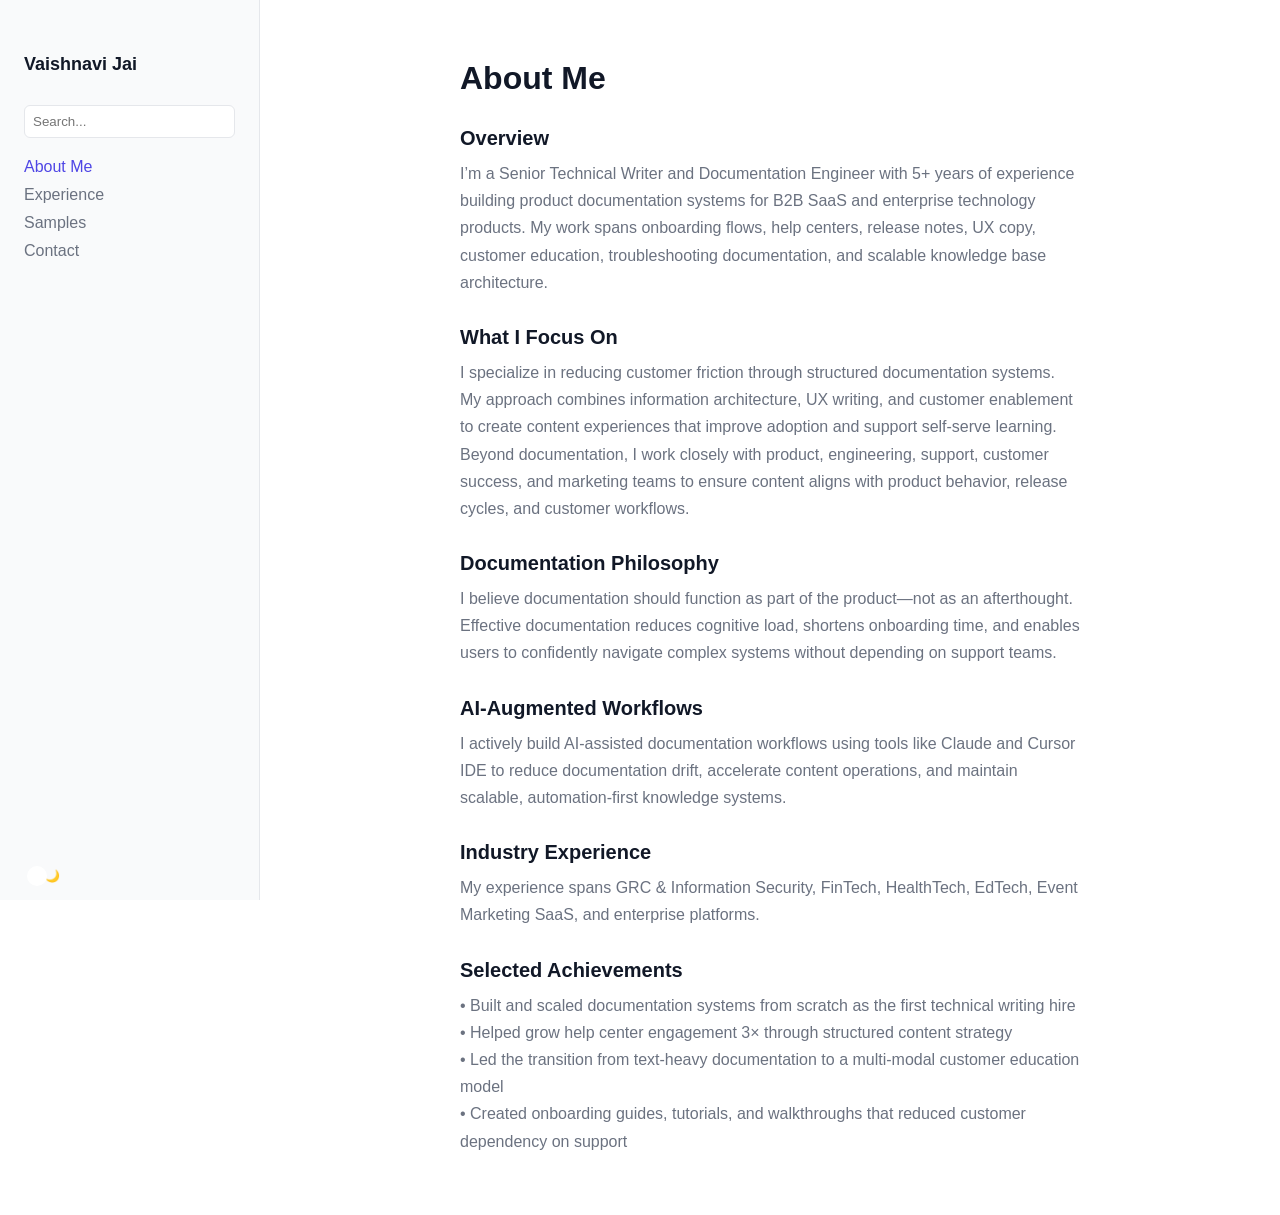
<file: index.html>
<!DOCTYPE html>
<html lang="en">
<head>
  <meta charset="UTF-8">
  <title>About Me</title>
  <link rel="stylesheet" href="styles.css">
</head>

<body>

<aside class="sidebar">
  <div class="sidebar-top">
    <h2>Vaishnavi Jai</h2>

    <div class="search">
      <input placeholder="Search..." />
    </div>

    <nav class="nav">
      <a href="/index.html" class="active">About Me</a>
      <a href="/experience.html">Experience</a>
      <a href="/samples.html">Samples</a>
      <a href="/contact.html">Contact</a>
    </nav>
  </div>

  <div class="sidebar-bottom">
    <label class="switch">
      <input type="checkbox" id="toggle">
      <span class="slider">
        <span>☀️</span>
        <span>🌙</span>
      </span>
    </label>
  </div>
</aside>

<div class="main-wrapper">
  <main class="main">

  <h1>About Me</h1>

  <h2>Overview</h2>
  <p>
    I’m a Senior Technical Writer and Documentation Engineer with 5+ years of experience
    building product documentation systems for B2B SaaS and enterprise technology products.
    My work spans onboarding flows, help centers, release notes, UX copy, customer education,
    troubleshooting documentation, and scalable knowledge base architecture.
  </p>

  <h2>What I Focus On</h2>
  <p>
    I specialize in reducing customer friction through structured documentation systems.
    My approach combines information architecture, UX writing, and customer enablement
    to create content experiences that improve adoption and support self-serve learning.
  </p>

  <p>
    Beyond documentation, I work closely with product, engineering, support, customer success,
    and marketing teams to ensure content aligns with product behavior, release cycles,
    and customer workflows.
  </p>

  <h2>Documentation Philosophy</h2>
  <p>
    I believe documentation should function as part of the product—not as an afterthought.
    Effective documentation reduces cognitive load, shortens onboarding time, and enables
    users to confidently navigate complex systems without depending on support teams.
  </p>

  <h2>AI-Augmented Workflows</h2>
  <p>
    I actively build AI-assisted documentation workflows using tools like Claude and Cursor IDE
    to reduce documentation drift, accelerate content operations, and maintain scalable,
    automation-first knowledge systems.
  </p>

  <h2>Industry Experience</h2>
  <p>
    My experience spans GRC & Information Security, FinTech, HealthTech, EdTech,
    Event Marketing SaaS, and enterprise platforms.
  </p>

  <h2>Selected Achievements</h2>
  <p>
    • Built and scaled documentation systems from scratch as the first technical writing hire
  </p>

  <p>
    • Helped grow help center engagement 3× through structured content strategy
  </p>

  <p>
    • Led the transition from text-heavy documentation to a multi-modal customer education model
  </p>

  <p>
    • Created onboarding guides, tutorials, and walkthroughs that reduced customer dependency on support
  </p>

</main>
</div>

<script>
const toggle = document.getElementById("toggle");

const saved = localStorage.getItem("theme");
if (saved === "dark") {
  document.documentElement.setAttribute("data-theme", "dark");
  toggle.checked = true;
}

toggle.addEventListener("change", () => {
  const theme = toggle.checked ? "dark" : "light";
  document.documentElement.setAttribute("data-theme", theme);
  localStorage.setItem("theme", theme);
});
</script>

</body>
</html>
</file>
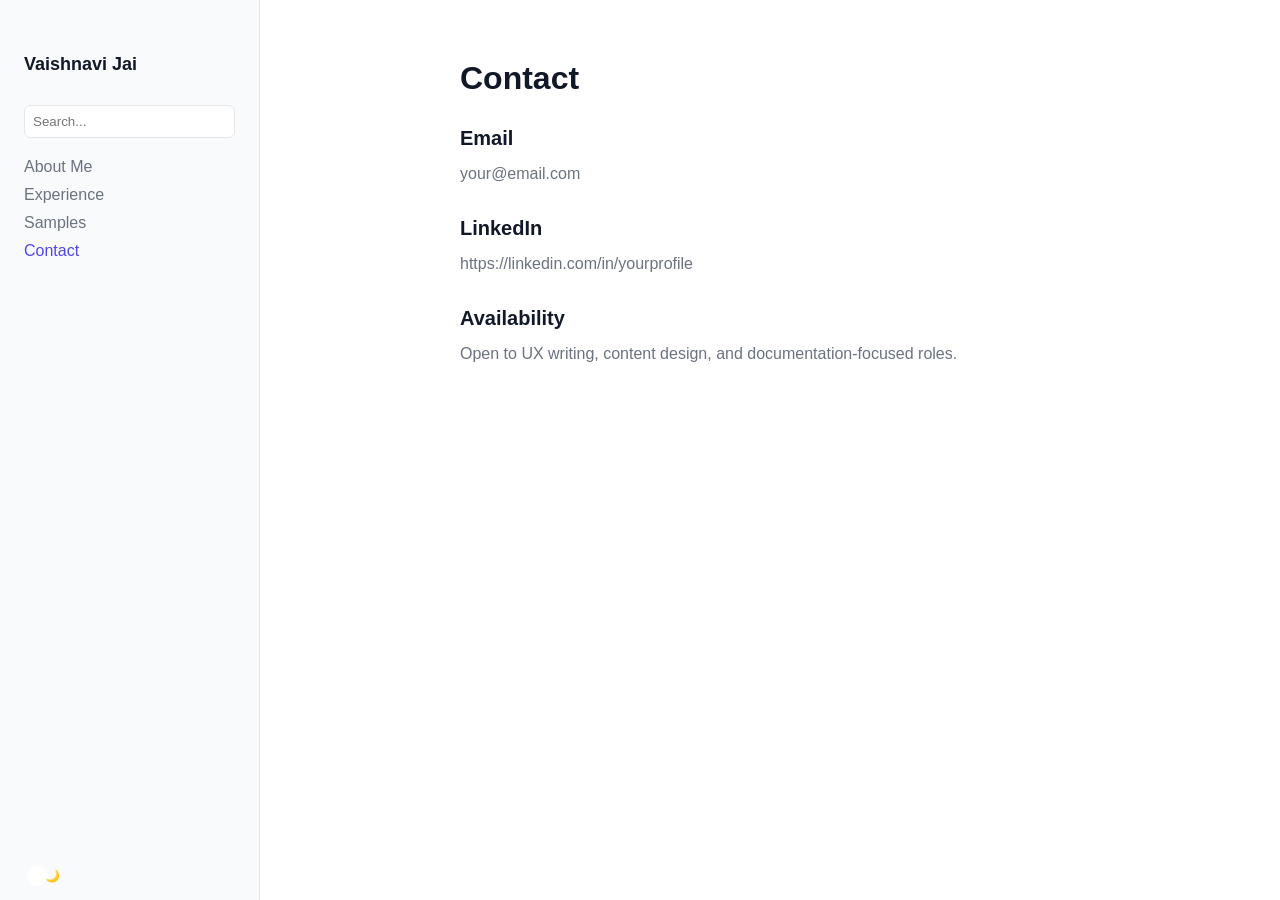
<file: contact.html>
<!DOCTYPE html>
<html lang="en">
<head>
  <meta charset="UTF-8">
  <meta name="viewport" content="width=device-width, initial-scale=1.0">
  <title>Contact</title>
  <link rel="stylesheet" href="styles.css">
</head>

<body>

<!-- SIDEBAR -->
<aside class="sidebar">

  <div class="sidebar-top">
    <h2>Vaishnavi Jai</h2>

    <div class="search">
      <input placeholder="Search..." />
    </div>

    <nav class="nav">
      <a href="/index.html">About Me</a>
      <a href="/experience.html">Experience</a>
      <a href="/samples.html">Samples</a>
      <a href="/contact.html" class="active">Contact</a>
    </nav>
  </div>

  <div class="sidebar-bottom">
    <label class="switch">
      <input type="checkbox" id="toggle">
      <span class="slider">
        <span>☀️</span>
        <span>🌙</span>
      </span>
    </label>
  </div>

</aside>

<!-- MAIN CONTENT -->
<div class="main-wrapper">
  <main class="main">

    <h1>Contact</h1>

    <h2>Email</h2>
    <p>your@email.com</p>

    <h2>LinkedIn</h2>
    <p>https://linkedin.com/in/yourprofile</p>

    <h2>Availability</h2>
    <p>
      Open to UX writing, content design, and documentation-focused roles.
    </p>

  </main>
</div>

<!-- THEME SCRIPT -->
<script>
  const toggle = document.getElementById("toggle");

  const savedTheme = localStorage.getItem("theme");

  if (savedTheme === "dark") {
    document.documentElement.setAttribute("data-theme", "dark");
    toggle.checked = true;
  }

  toggle.addEventListener("change", () => {
    const theme = toggle.checked ? "dark" : "light";
    document.documentElement.setAttribute("data-theme", theme);
    localStorage.setItem("theme", theme);
  });
</script>

</body>
</html>
</file>
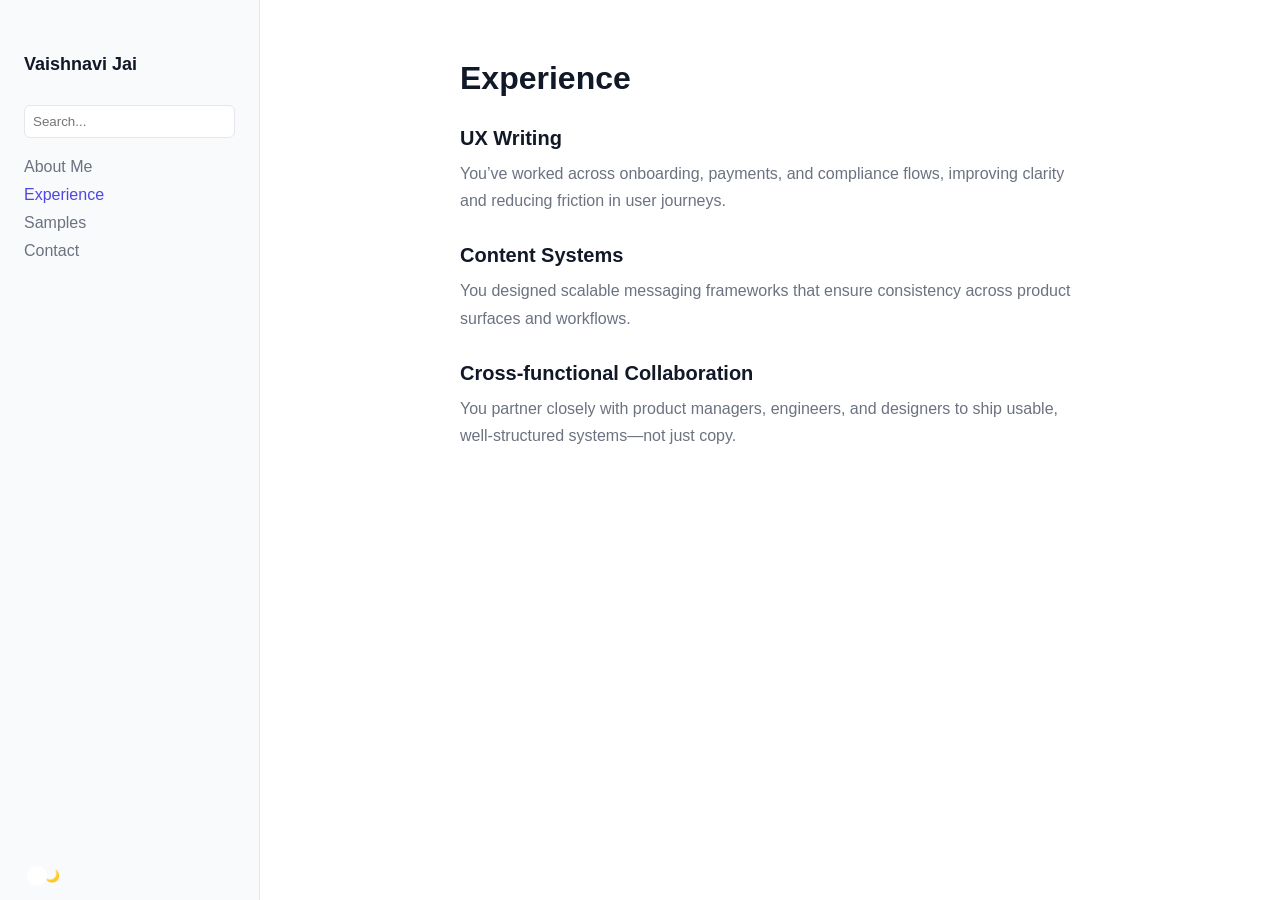
<file: experience.html>
<!DOCTYPE html>
<html lang="en">
<head>
  <meta charset="UTF-8">
  <meta name="viewport" content="width=device-width, initial-scale=1.0">
  <title>Experience</title>
  <link rel="stylesheet" href="styles.css">
</head>

<body>

<!-- SIDEBAR -->
<aside class="sidebar">

  <div class="sidebar-top">
    <h2>Vaishnavi Jai</h2>

    <div class="search">
      <input placeholder="Search..." />
    </div>

    <nav class="nav">
      <a href="/index.html">About Me</a>
      <a href="/experience.html" class="active">Experience</a>
      <a href="/samples.html">Samples</a>
      <a href="/contact.html">Contact</a>
    </nav>
  </div>

  <div class="sidebar-bottom">
    <label class="switch">
      <input type="checkbox" id="toggle">
      <span class="slider">
        <span>☀️</span>
        <span>🌙</span>
      </span>
    </label>
  </div>

</aside>

<!-- MAIN CONTENT -->
<div class="main-wrapper">
  <main class="main">

    <h1>Experience</h1>

    <h2>UX Writing</h2>
    <p>
      You’ve worked across onboarding, payments, and compliance flows,
      improving clarity and reducing friction in user journeys.
    </p>

    <h2>Content Systems</h2>
    <p>
      You designed scalable messaging frameworks that ensure consistency
      across product surfaces and workflows.
    </p>

    <h2>Cross-functional Collaboration</h2>
    <p>
      You partner closely with product managers, engineers, and designers
      to ship usable, well-structured systems—not just copy.
    </p>

  </main>
</div>

<!-- THEME SCRIPT -->
<script>
  const toggle = document.getElementById("toggle");

  const savedTheme = localStorage.getItem("theme");

  if (savedTheme === "dark") {
    document.documentElement.setAttribute("data-theme", "dark");
    toggle.checked = true;
  }

  toggle.addEventListener("change", () => {
    const theme = toggle.checked ? "dark" : "light";
    document.documentElement.setAttribute("data-theme", theme);
    localStorage.setItem("theme", theme);
  });
</script>

</body>
</html>
</file>
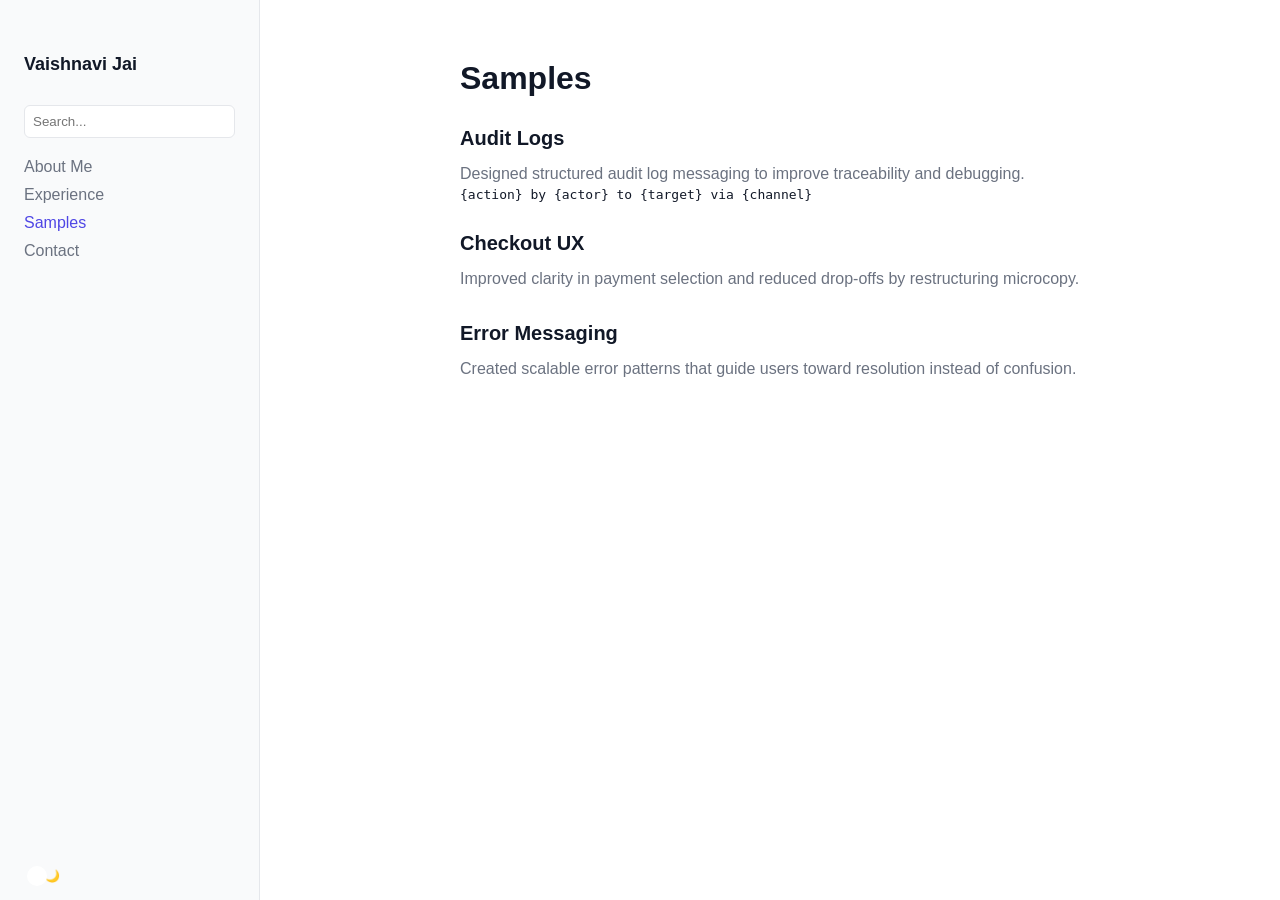
<file: samples.html>
<!DOCTYPE html>
<html lang="en">
<head>
  <meta charset="UTF-8">
  <meta name="viewport" content="width=device-width, initial-scale=1.0">
  <title>Samples</title>
  <link rel="stylesheet" href="styles.css">
</head>

<body>

<!-- SIDEBAR -->
<aside class="sidebar">

  <div class="sidebar-top">
    <h2>Vaishnavi Jai</h2>

    <div class="search">
      <input placeholder="Search..." />
    </div>

    <nav class="nav">
      <a href="/index.html">About Me</a>
      <a href="/experience.html">Experience</a>
      <a href="/samples.html" class="active">Samples</a>
      <a href="/contact.html">Contact</a>
    </nav>
  </div>

  <div class="sidebar-bottom">
    <label class="switch">
      <input type="checkbox" id="toggle">
      <span class="slider">
        <span>☀️</span>
        <span>🌙</span>
      </span>
    </label>
  </div>

</aside>

<!-- MAIN CONTENT -->
<div class="main-wrapper">
  <main class="main">

    <h1>Samples</h1>

    <h2>Audit Logs</h2>
    <p>
      Designed structured audit log messaging to improve traceability and debugging.
    </p>

    <pre>{action} by {actor} to {target} via {channel}</pre>

    <h2>Checkout UX</h2>
    <p>
      Improved clarity in payment selection and reduced drop-offs by restructuring microcopy.
    </p>

    <h2>Error Messaging</h2>
    <p>
      Created scalable error patterns that guide users toward resolution instead of confusion.
    </p>

  </main>
</div>

<!-- THEME SCRIPT -->
<script>
  const toggle = document.getElementById("toggle");

  const savedTheme = localStorage.getItem("theme");

  if (savedTheme === "dark") {
    document.documentElement.setAttribute("data-theme", "dark");
    toggle.checked = true;
  }

  toggle.addEventListener("change", () => {
    const theme = toggle.checked ? "dark" : "light";
    document.documentElement.setAttribute("data-theme", theme);
    localStorage.setItem("theme", theme);
  });
</script>

</body>
</html>
</file>
<file: styles.css>
@import url('https://api.fontshare.com/v2/css?f[]=satoshi@400,500,700&display=swap');

:root {
  --bg: #ffffff;
  --panel: #f9fafb;
  --text: #111827;
  --muted: #6b7280;
  --accent: #4f46e5;
  --border: #e5e7eb;
}

[data-theme="dark"] {
  --bg: #0f172a;
  --panel: #111827;
  --text: #e5e7eb;
  --muted: #9ca3af;
  --accent: #6366f1;
  --border: #1f2937;
}

* {
  margin: 0;
  padding: 0;
  box-sizing: border-box;
}

body {
  display: flex;
  font-family: 'Satoshi', sans-serif;
  background: var(--bg);
  color: var(--text);
}

/* SIDEBAR */
.sidebar {
  width: 260px;
  height: 100vh;
  padding: 24px;
  border-right: 1px solid var(--border);
  background: var(--panel);
  display: flex;
  flex-direction: column;
}

.sidebar-top {
  display: flex;
  flex-direction: column;
  gap: 20px;
}

.sidebar h2 {
  font-size: 18px;
}

.search input {
  width: 100%;
  padding: 8px;
  border: 1px solid var(--border);
  border-radius: 6px;
}

/* NAV FIX */
.nav {
  display: flex;
  flex-direction: column;
  gap: 10px;
}

.nav a {
  font-size: 16px;
  text-decoration: none;
  color: var(--muted);
}

.nav a.active {
  color: var(--accent);
  font-weight: 500;
}

.nav a:hover {
  color: var(--text);
}

/* MAIN CONTENT (CENTER FIX) */
.main-wrapper {
  flex: 1;
  display: flex;
  justify-content: center;
}

.main {
  max-width: 700px;
  padding: 60px 40px;
  width: 100%;
}

h1 {
  font-size: 32px;
  margin-bottom: 20px;
}

h2 {
  font-size: 20px;
  margin-top: 30px;
  margin-bottom: 10px;
}

p {
  color: var(--muted);
  line-height: 1.7;
}

/* TOGGLE */
.sidebar-bottom {
  margin-top: auto;
}

.switch {
  position: relative;
  width: 50px;
  height: 26px;
}

.switch input {
  display: none;
}

.slider {
  position: absolute;
  inset: 0;
  background: var(--border);
  border-radius: 999px;
  display: flex;
  align-items: center;
  justify-content: space-between;
  padding: 0 6px;
}

.slider::before {
  content: "";
  position: absolute;
  width: 20px;
  height: 20px;
  background: white;
  border-radius: 50%;
  left: 3px;
  transition: 0.3s;
}

input:checked + .slider::before {
  transform: translateX(24px);
}

.slider span {
  font-size: 12px;
}
</file>
